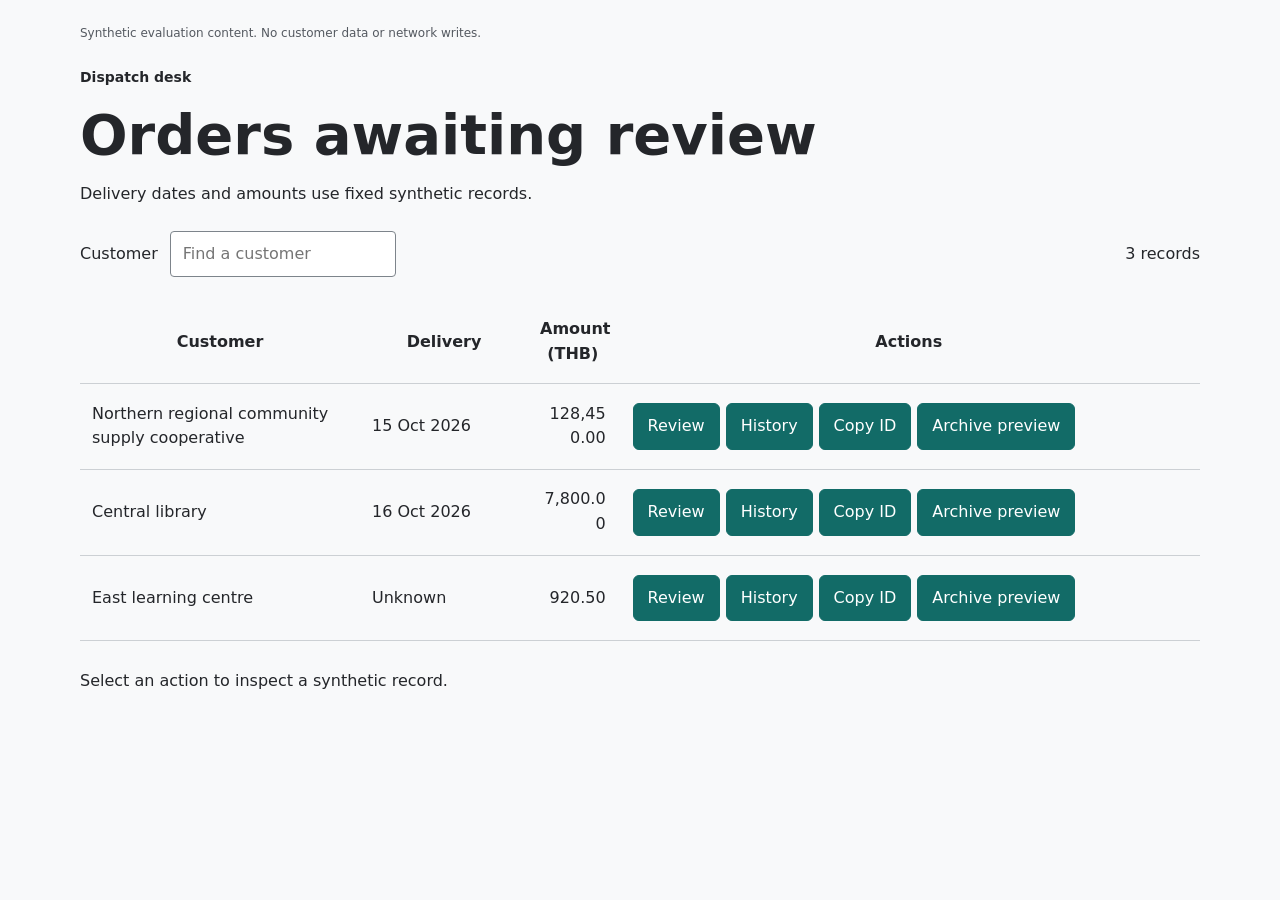
<file: skills/ui-ux-expert/evals/fixtures/index.html>
<!doctype html>
<html lang="en">
<head>
<meta charset="utf-8"><meta name="viewport" content="width=device-width, initial-scale=1">
<title>UI/UX evaluation fixtures</title>
<link rel="stylesheet" href="fixture.css">
<script src="fixture.js" defer></script>
</head>
<body>
<p class="provenance">Synthetic evaluation content. No customer data or network writes.</p>
<main>
<section id="dashboard" hidden>
  <header><p class="eyebrow">Dispatch desk</p><h1>Orders awaiting review</h1><p>Delivery dates and amounts use fixed synthetic records.</p></header>
  <div class="toolbar"><label>Customer <input id="filter" type="search" placeholder="Find a customer"></label><span id="count" role="status">3 records</span></div>
  <div class="table-scroll" tabindex="0" aria-label="Orders table">
  <table><thead><tr><th>Customer</th><th>Delivery</th><th>Amount (THB)</th><th>Actions</th></tr></thead><tbody>
    <tr data-customer="Northern regional community supply cooperative"><td>Northern regional community supply cooperative</td><td>15 Oct 2026</td><td class="amount">128,450.00</td><td class="actions"><button data-action="Review">Review</button><button data-action="History">History</button><button data-action="Copy ID">Copy ID</button><button data-action="Archive preview">Archive preview</button></td></tr>
    <tr data-customer="Central library"><td>Central library</td><td>16 Oct 2026</td><td class="amount">7,800.00</td><td class="actions"><button data-action="Review">Review</button><button data-action="History">History</button><button data-action="Copy ID">Copy ID</button><button data-action="Archive preview">Archive preview</button></td></tr>
    <tr data-customer="East learning centre"><td>East learning centre</td><td>Unknown</td><td class="amount">920.50</td><td class="actions"><button data-action="Review">Review</button><button data-action="History">History</button><button data-action="Copy ID">Copy ID</button><button data-action="Archive preview">Archive preview</button></td></tr>
  </tbody></table></div>
  <p id="detail" role="status">Select an action to inspect a synthetic record.</p>
</section>
<section id="mobile-form" hidden>
  <header><p class="eyebrow">Delivery preferences</p><h1>Contact and delivery</h1></header>
  <form novalidate>
    <label class="field"><span class="field-name">ชื่อผู้รับการติดต่อและผู้ประสานงานสำรอง / Contact person</span><input name="contact" autocomplete="name" value="กนกวรรณ Example"><span class="hint">Use the full name shown on the delivery instructions.</span></label>
    <label class="field"><span class="field-name">อีเมลสำหรับรับรายละเอียดการจัดส่ง / Delivery email</span><input name="email" type="email" autocomplete="email" value="not-an-email" aria-describedby="email-error"><span id="email-error" class="error" hidden>Enter a complete email address, for example contact@example.com. Your other details are retained.</span></label>
    <label class="field"><span class="field-name">Preferred delivery date / วันที่สะดวกรับสินค้า</span><input name="date" type="date" value="2026-10-15"></label>
    <label class="field"><span class="field-name">Delivery instructions / รายละเอียดเพิ่มเติม</span><textarea name="notes" rows="3">Please call the contact person before arriving at the north entrance.</textarea></label>
    <button type="submit">Save preferences</button><p id="form-status" role="status"></p>
  </form>
</section>
<section id="editorial" hidden>
  <header><p class="eyebrow">Field Notes / Issue 08</p><h1>A slower route through the city: reading the waterfront one crossing at a time</h1><p class="deck">How a connected walking route can reveal details that disappear on a fast commute.</p><p class="byline">Synthetic editorial study · 12 October 2026</p></header>
  <figure><canvas width="1000" height="360" role="img" aria-label="Synthetic route diagram: three crossings connect a footpath beside the river."></canvas><figcaption>Synthetic route diagram, not a real map. Three crossings connect the footpath.</figcaption></figure>
  <article>
    <p>Begin at the first crossing, where the path meets a small public square. From here the river remains visible between the trees, but the route is not a single uninterrupted line. Entrances, crossings and changes in level shape the way a walker reads the place.</p>
    <p>A useful walking route makes its next connection easy to find without reducing every decision to a sign. The position of a crossing, a clear view ahead and space to stop can all contribute. These observations describe this fictional study, not measured outcomes from a real city.</p>
    <h2>Continuity matters</h2>
    <p>The middle crossing connects the path to a library entrance. Someone pausing to read the map should not block the route for others. The diagram keeps the crossings visible together so their relationship can be understood before the reader examines each one.</p>
    <p>At the final crossing, the route turns toward a garden. The article ends here without making a claim about travel times or visitor satisfaction. A future field study would need observations from the actual place and from the people who use it.</p>
  </article>
</section>
</main>
</body></html>
</file>
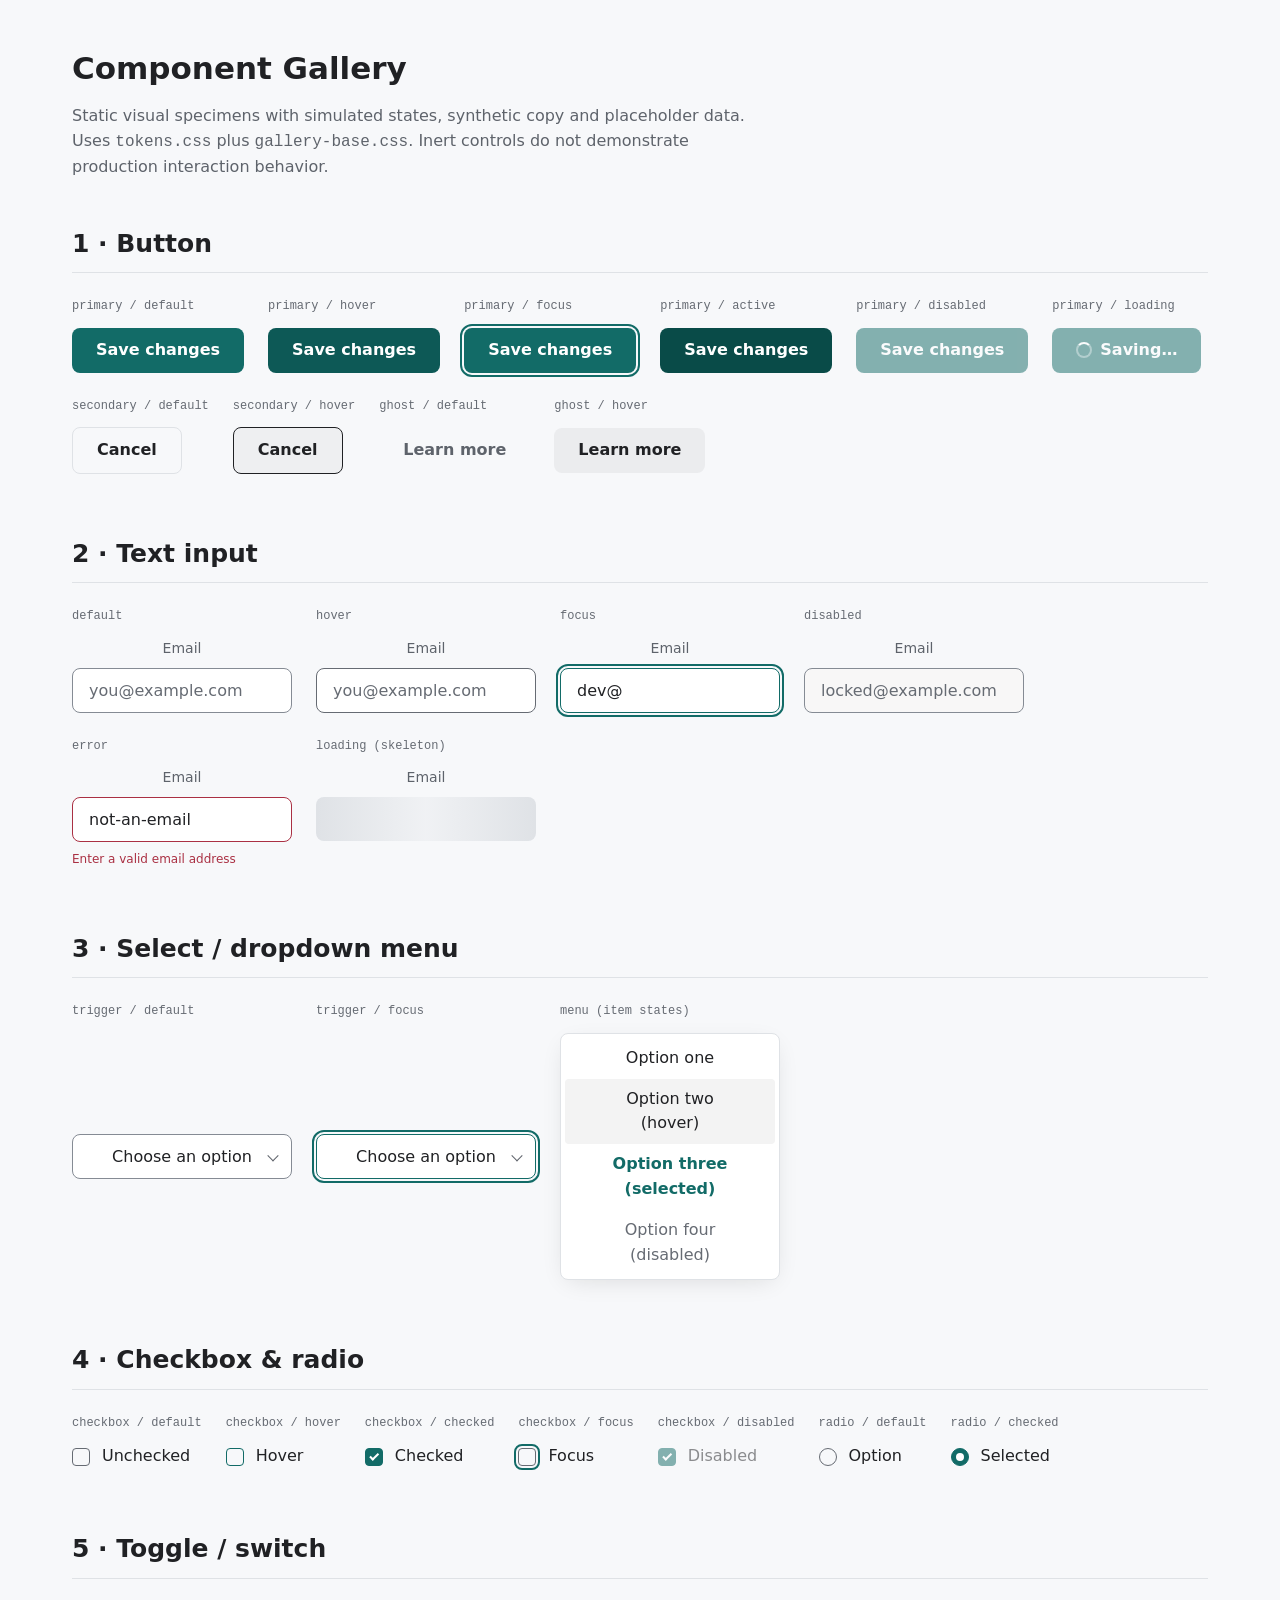
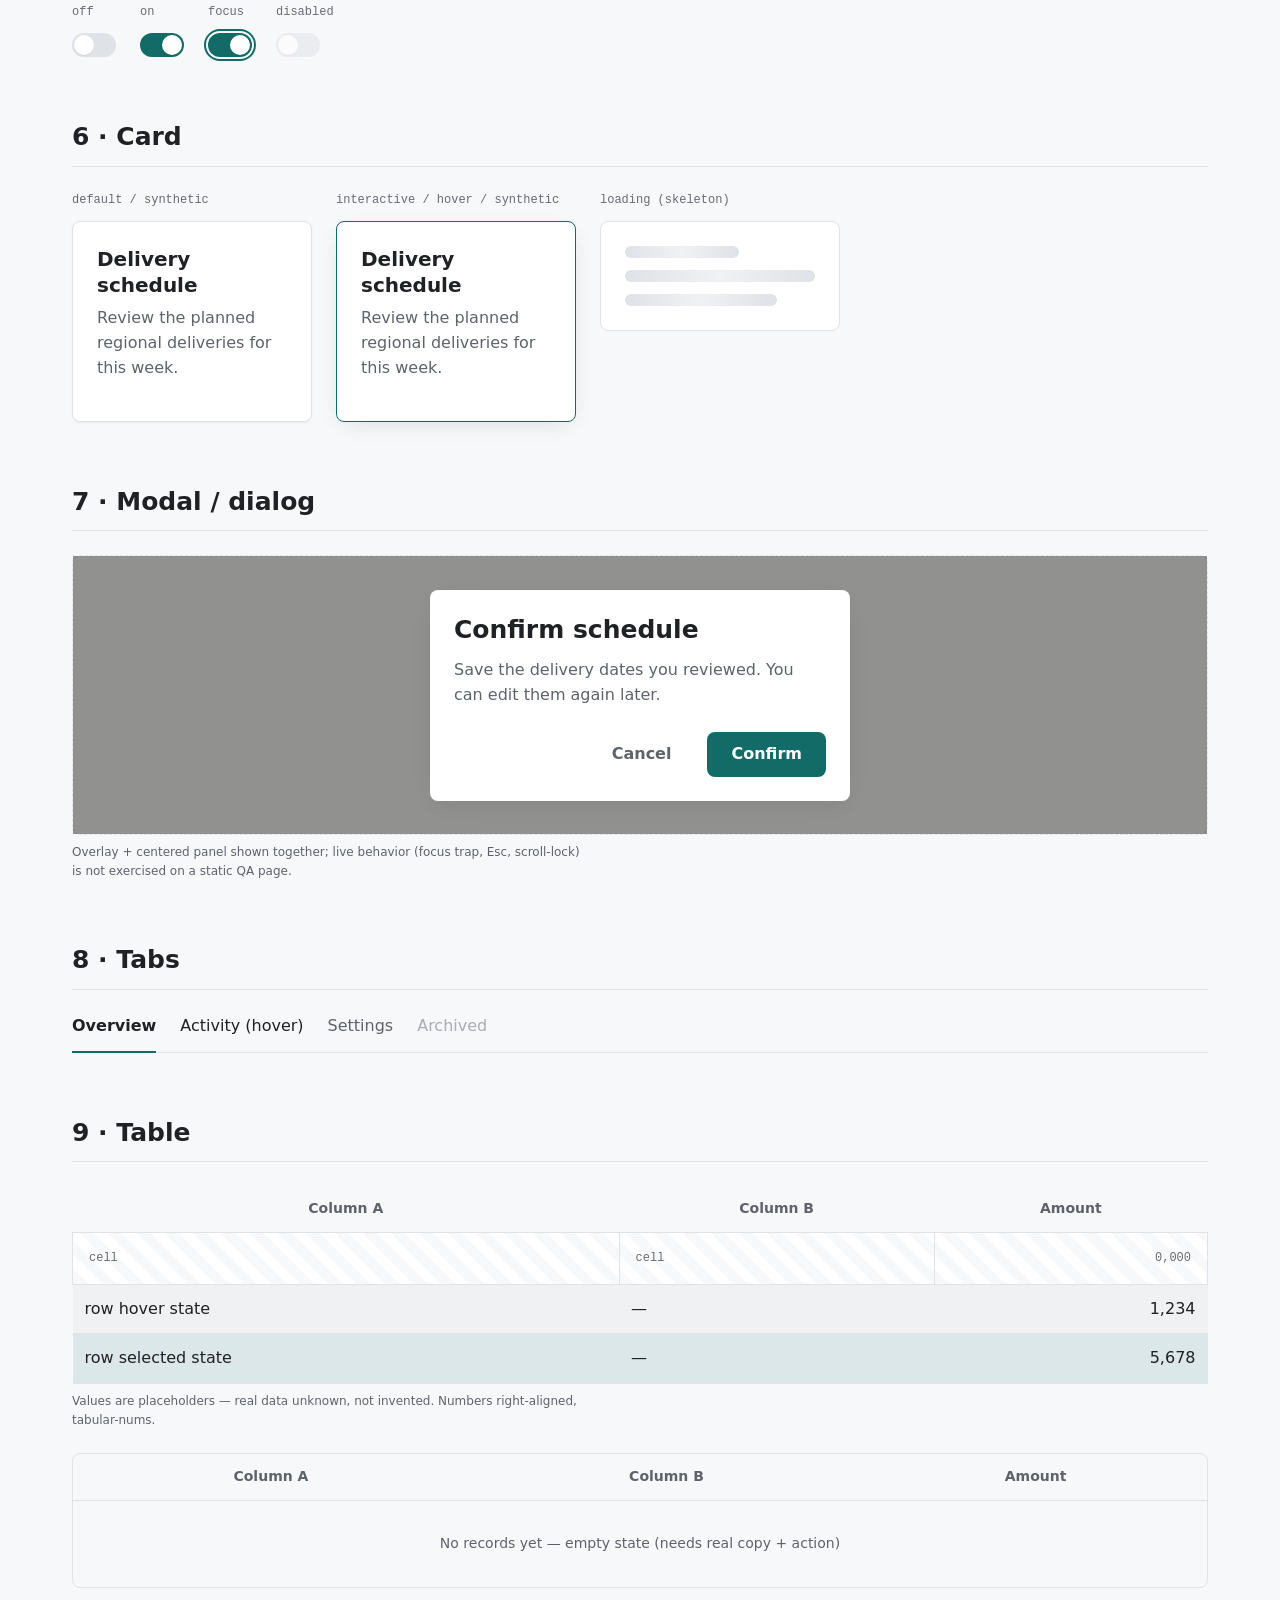
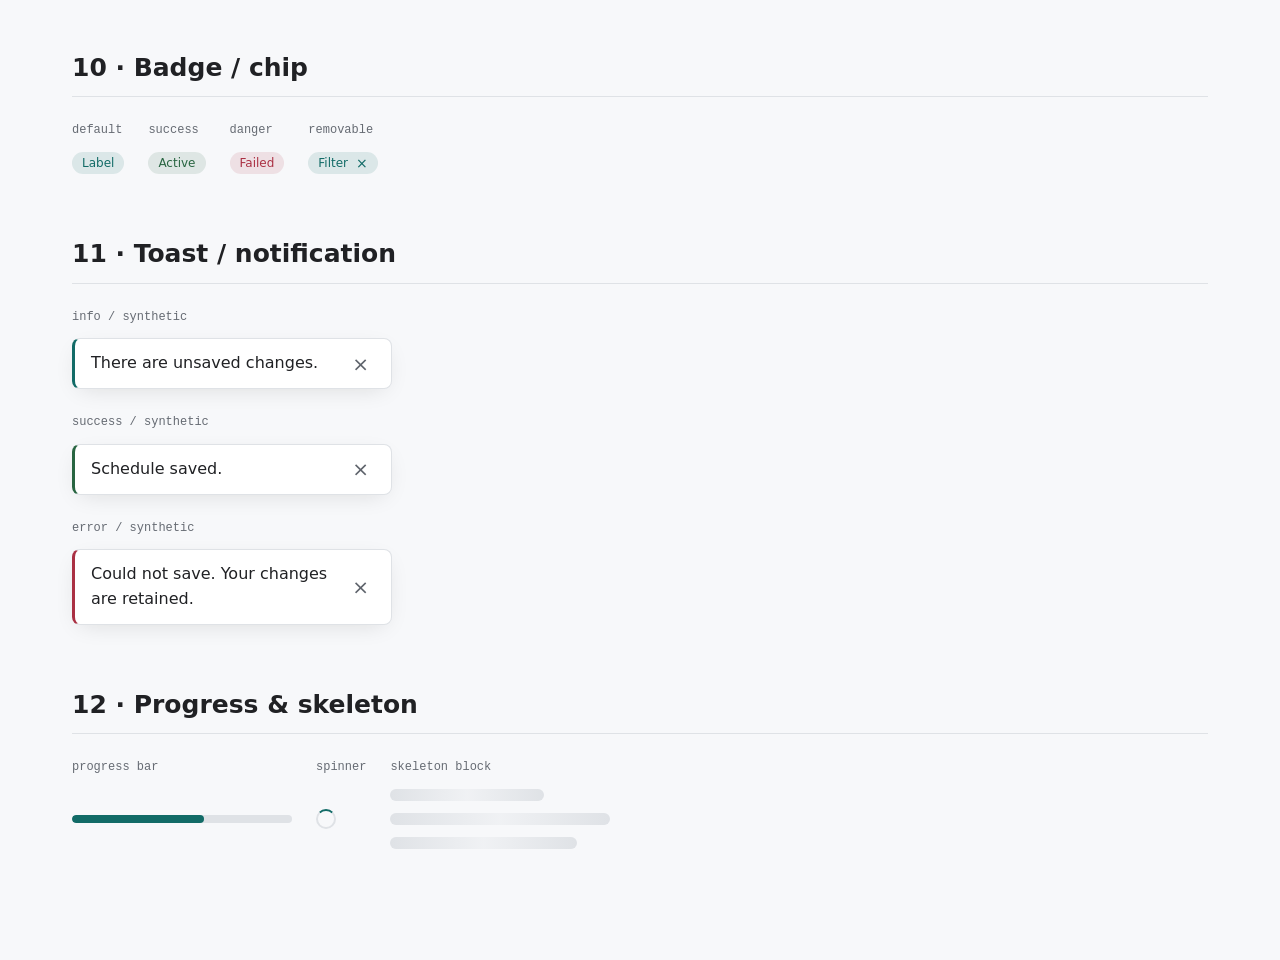
<file: skills/ui-ux-expert/assets/component-gallery.html>
<!DOCTYPE html>
<html lang="en">
<head>
<meta charset="UTF-8">
<meta name="viewport" content="width=device-width, initial-scale=1.0">
<title>Component Gallery — QA</title>
<link rel="stylesheet" href="../tokens.css">
<link rel="stylesheet" href="gallery-base.css">
<style>
/* ---- Gallery chrome (QA page only; not production) ---- */
body{padding:var(--s7) var(--s6);max-width:1200px;margin-inline:auto}
.page-title{font-size:var(--t-2xl);margin-bottom:var(--s2)}
.page-sub{color:var(--muted);margin-bottom:var(--s7)}
section{margin-bottom:var(--s8)}
h2{font-size:var(--t-xl);padding-bottom:var(--s3);border-bottom:1px solid var(--border);margin-bottom:var(--s5)}
.specimens{display:flex;flex-wrap:wrap;gap:var(--s5)}
.specimen{display:flex;flex-direction:column;gap:var(--s3);min-width:0;max-width:100%}
.specimen__label{font-size:var(--t-xs);color:var(--faint);font-family:monospace;text-transform:lowercase}
.specimen__stage{flex:1;display:flex;align-items:center;gap:var(--s3);flex-wrap:wrap}
.ph{border:1px solid var(--border);border-radius:var(--radius);background:repeating-linear-gradient(45deg,var(--bg),var(--bg) 10px,var(--surface) 10px,var(--surface) 20px);display:grid;place-items:center;font-family:monospace;color:var(--faint);font-size:var(--t-xs);text-align:center;padding:var(--s4)}
.note{font-size:var(--t-xs);color:var(--muted);margin-top:var(--s2)}

/* ---- Buttons (components.md §1) ---- */
.btn{padding:var(--s3) var(--s5);border-radius:var(--radius);font-family:inherit;font-size:var(--t-base);font-weight:600;line-height:1.3;min-height:44px;max-width:100%;display:inline-flex;align-items:center;justify-content:center;gap:var(--s2);cursor:pointer;border:0;transition:background var(--dur-fast) var(--ease-out),border-color var(--dur-fast) var(--ease-out)}
.btn--primary{background:var(--accent);color:var(--accent-ink)}
.btn--primary:hover,.btn--primary.sim-hover{background:color-mix(in oklch,var(--accent) 88%,black)}
.btn--primary:active,.btn--primary.sim-active{background:color-mix(in oklch,var(--accent) 78%,black)}
.btn--secondary{background:transparent;color:var(--ink);border:1px solid var(--border)}
.btn--secondary:hover,.btn--secondary.sim-hover{border-color:var(--ink);background:color-mix(in oklch,var(--ink) 4%,transparent)}
.btn--secondary:active,.btn--secondary.sim-active{background:color-mix(in oklch,var(--ink) 8%,transparent)}
.btn--ghost{background:transparent;color:var(--muted)}
.btn--ghost:hover,.btn--ghost.sim-hover{color:var(--ink);background:color-mix(in oklch,var(--ink) 5%,transparent)}
.btn--ghost:active,.btn--ghost.sim-active{background:color-mix(in oklch,var(--ink) 9%,transparent)}
.btn:disabled,.btn.is-disabled{opacity:.5;cursor:not-allowed}
.sim-focus{outline:2px solid var(--accent);outline-offset:2px}

/* spinner (components.md §12) */
.spinner{width:16px;height:16px;border-radius:50%;border:2px solid color-mix(in oklch,var(--accent-ink) 40%,transparent);border-top-color:var(--accent-ink);animation:spin .7s linear infinite}
@keyframes spin{to{transform:rotate(360deg)}}

/* ---- Fields (§2) ---- */
.field{display:flex;flex-direction:column;gap:var(--s2)}
.field__label{font-size:var(--t-sm);color:var(--muted);text-align:center;overflow-wrap:anywhere}
.input{padding:var(--s3) var(--s4);border:1px solid var(--control-border);border-radius:var(--radius);background:var(--surface);color:var(--ink);font-size:var(--t-base);width:100%;min-width:0}
.input::placeholder{color:var(--faint)}
.input:hover,.input.sim-hover{border-color:var(--faint)}
.input:focus,.input.sim-focus{border-color:var(--accent);outline:2px solid var(--accent);outline-offset:2px}
.input:disabled,.input.is-disabled{background:color-mix(in oklch,var(--ink) 3%,var(--surface));color:var(--faint);cursor:not-allowed}
.input.is-error{border-color:var(--danger)}
.field__error{font-size:var(--t-xs);color:var(--danger)}

/* ---- Select menu (§3) ---- */
.select-trigger{position:relative;display:flex;align-items:center;justify-content:center;padding-inline:32px;text-align:center;gap:var(--s3)}
.select-trigger::after{content:"";position:absolute;right:14px;top:50%;width:8px;height:8px;border-right:1.5px solid var(--muted);border-bottom:1.5px solid var(--muted);transform:translateY(-65%) rotate(45deg)}
.menu{background:var(--surface);border:1px solid var(--border);border-radius:var(--radius);box-shadow:var(--shadow-md);padding:var(--s1);max-height:320px;overflow:auto;width:220px}
.menu__item{padding:var(--s2) 32px;border-radius:calc(var(--radius) - 4px);color:var(--ink);font-size:var(--t-base);text-align:center;cursor:pointer}
.menu__item.is-hover{background:color-mix(in oklch,var(--ink) 5%,transparent)}
.menu__item.is-selected{color:var(--accent);font-weight:600}
.menu__item.is-disabled{color:var(--faint);cursor:not-allowed}

/* ---- Checkbox / radio (§4) ---- */
.choice{display:inline-flex;align-items:center;gap:var(--s3);cursor:pointer;font-size:var(--t-base)}
.box{width:18px;height:18px;border:1.5px solid var(--faint);border-radius:4px;display:grid;place-items:center;flex:none}
.box--radio{border-radius:50%}
.box.is-hover{border-color:var(--accent)}
.box.is-checked{background:var(--accent);border-color:var(--accent)}
.box.is-checked::after{content:"";width:5px;height:9px;border:solid var(--accent-ink);border-width:0 2px 2px 0;transform:rotate(45deg) translateY(-1px)}
.box--radio.is-checked::after{width:8px;height:8px;border:0;border-radius:50%;background:var(--accent-ink);transform:none}
.choice.is-disabled{opacity:.5;cursor:not-allowed}

/* ---- Toggle (§5) ---- */
.toggle{width:44px;height:24px;border-radius:var(--radius-pill);background:var(--border);padding:2px;display:inline-flex;cursor:pointer;transition:background var(--dur-fast) var(--ease-out)}
.toggle__knob{width:20px;height:20px;border-radius:50%;background:var(--surface);box-shadow:var(--shadow-sm);transition:transform var(--dur-fast) var(--ease-out)}
.toggle.is-on{background:var(--accent)}
.toggle.is-on .toggle__knob{transform:translateX(20px)}
.toggle.is-disabled{opacity:.5;cursor:not-allowed}

/* ---- Card (§6) ---- */
.card{background:var(--surface);border:1px solid var(--border);border-radius:var(--radius);padding:var(--s5);width:240px;max-width:100%;overflow-wrap:anywhere}
.card--sh{box-shadow:var(--shadow-sm)}
.card--interactive{transition:border-color var(--dur) var(--ease-out),box-shadow var(--dur) var(--ease-out)}
.card--interactive.sim-hover{border-color:var(--accent);box-shadow:var(--shadow-md)}
.card h3{font-size:var(--t-lg)}
.card p{color:var(--muted);margin-top:var(--s2);font-size:var(--t-base)}

/* ---- Modal (§7) ---- */
.modal-frame{position:relative;display:grid;place-items:center;min-height:280px;padding:var(--s5);border:1px dashed var(--border);border-radius:var(--radius)}
.modal-overlay{position:absolute;inset:0;background:rgba(20,18,15,.45)}
.modal{position:relative;background:var(--surface);border-radius:var(--radius-lg);box-shadow:var(--shadow-md);padding:var(--s5);width:100%;max-width:420px;min-width:0;overflow-wrap:anywhere}
.modal h3{font-size:var(--t-xl)}
.modal p{color:var(--muted);margin:var(--s3) 0 var(--s5)}
.modal__actions{display:flex;flex-wrap:wrap;justify-content:flex-end;gap:var(--s3)}

/* ---- Tabs (§8) ---- */
.tabs{display:flex;flex-wrap:wrap;gap:var(--s5);border-bottom:1px solid var(--border)}
.tab{padding-bottom:var(--s3);color:var(--muted);cursor:pointer;border-bottom:2px solid transparent;margin-bottom:-1px;font-size:var(--t-base)}
.tab.is-hover{color:var(--ink)}
.tab.is-active{color:var(--ink);font-weight:600;border-bottom-color:var(--accent)}
.tab.is-disabled{opacity:.5;cursor:not-allowed}

/* ---- Table (§9) ---- */
table{width:100%;border-collapse:collapse}
th{font-size:var(--t-sm);color:var(--muted);text-align:center;padding:var(--s3);font-weight:600;border-bottom:1px solid var(--border)}
td{padding:var(--s3);border-bottom:1px solid var(--border);font-size:var(--t-base)}
td.num{text-align:right;font-variant-numeric:tabular-nums}
td.ph{display:table-cell;text-align:start}
td.num.ph{text-align:right}
th,td{overflow-wrap:anywhere}
tr.is-hover td{background:color-mix(in oklch,var(--ink) 3%,transparent)}
tr.is-selected td{background:var(--accent-soft)}
.table-empty{padding:var(--s6);text-align:center;color:var(--muted);font-size:var(--t-sm)}

/* ---- Badge / chip (§10) ---- */
.chip{display:inline-flex;align-items:center;gap:var(--s2);font-size:var(--t-xs);padding:2px 10px;border-radius:var(--radius-pill);background:var(--accent-soft);color:var(--accent)}
.chip--success{background:color-mix(in oklch,var(--success) 12%,transparent);color:var(--success)}
.chip--danger{background:color-mix(in oklch,var(--danger) 12%,transparent);color:var(--danger)}
.chip__x{border:0;background:none;color:inherit;cursor:pointer;font-size:var(--t-sm);line-height:1;padding:0}

/* ---- Toast (§11) ---- */
.toast{display:flex;align-items:center;gap:var(--s3);background:var(--surface);border:1px solid var(--border);border-left:3px solid var(--accent);border-radius:var(--radius);box-shadow:var(--shadow-md);padding:var(--s3) var(--s4);width:320px;max-width:100%;font-size:var(--t-base)}
.toast>span{flex:1;min-width:0;overflow-wrap:anywhere}
.toast--success{border-left-color:var(--success)}
.toast--danger{border-left-color:var(--danger)}
.toast__close{margin-left:auto;border:0;background:none;color:var(--muted);cursor:pointer;font-size:var(--t-lg);line-height:1;flex:none;min-width:24px;min-height:24px}

/* ---- Progress / skeleton (§12) ---- */
.bar{height:8px;border-radius:var(--radius-pill);background:var(--border);overflow:hidden;width:220px}
.bar__fill{height:100%;background:var(--accent);border-radius:var(--radius-pill)}
.skel{background:var(--border);border-radius:var(--radius);position:relative;overflow:hidden}
.skel::after{content:"";position:absolute;inset:0;background:linear-gradient(90deg,transparent,color-mix(in oklch,var(--bg) 70%,transparent),transparent);animation:shimmer 1.4s infinite}
@keyframes shimmer{100%{transform:translateX(100%)}}
.skel-line{height:12px;margin-bottom:var(--s3)}
.spinner--std{width:20px;height:20px;border:2px solid var(--border);border-top-color:var(--accent)}
@media (prefers-reduced-motion: reduce){.skel::after,.spinner{animation:none}}
@media (max-width:480px){body{padding:var(--s5) var(--s4)}.modal-frame{padding:var(--s3)}.modal{padding:var(--s4)}th,td{padding:var(--s2)}}
</style>
</head>
<body>
<h1 class="page-title">Component Gallery</h1>
<p class="page-sub">Static visual specimens with simulated states, synthetic copy and placeholder data.<br>Uses <code>tokens.css</code> plus <code>gallery-base.css</code>. Inert controls do not demonstrate production interaction behavior.</p>

<!-- 1. Button -->
<section>
  <h2>1 · Button</h2>
  <div class="specimens">
    <div class="specimen"><span class="specimen__label">primary / default</span><div class="specimen__stage"><button class="btn btn--primary">Save changes</button></div></div>
    <div class="specimen"><span class="specimen__label">primary / hover</span><div class="specimen__stage"><button class="btn btn--primary sim-hover">Save changes</button></div></div>
    <div class="specimen"><span class="specimen__label">primary / focus</span><div class="specimen__stage"><button class="btn btn--primary sim-focus">Save changes</button></div></div>
    <div class="specimen"><span class="specimen__label">primary / active</span><div class="specimen__stage"><button class="btn btn--primary sim-active">Save changes</button></div></div>
    <div class="specimen"><span class="specimen__label">primary / disabled</span><div class="specimen__stage"><button class="btn btn--primary is-disabled" disabled>Save changes</button></div></div>
    <div class="specimen"><span class="specimen__label">primary / loading</span><div class="specimen__stage"><button class="btn btn--primary is-disabled" disabled aria-busy="true"><span class="spinner"></span>Saving…</button></div></div>
    <div class="specimen"><span class="specimen__label">secondary / default</span><div class="specimen__stage"><button class="btn btn--secondary">Cancel</button></div></div>
    <div class="specimen"><span class="specimen__label">secondary / hover</span><div class="specimen__stage"><button class="btn btn--secondary sim-hover">Cancel</button></div></div>
    <div class="specimen"><span class="specimen__label">ghost / default</span><div class="specimen__stage"><button class="btn btn--ghost">Learn more</button></div></div>
    <div class="specimen"><span class="specimen__label">ghost / hover</span><div class="specimen__stage"><button class="btn btn--ghost sim-hover">Learn more</button></div></div>
  </div>
</section>

<!-- 2. Text input -->
<section>
  <h2>2 · Text input</h2>
  <div class="specimens">
    <div class="specimen" style="width:220px"><span class="specimen__label">default</span><label class="field"><span class="field__label">Email</span><input class="input" type="email" placeholder="you@example.com"></label></div>
    <div class="specimen" style="width:220px"><span class="specimen__label">hover</span><label class="field"><span class="field__label">Email</span><input class="input sim-hover" type="email" placeholder="you@example.com"></label></div>
    <div class="specimen" style="width:220px"><span class="specimen__label">focus</span><label class="field"><span class="field__label">Email</span><input class="input sim-focus" type="email" value="dev@"></label></div>
    <div class="specimen" style="width:220px"><span class="specimen__label">disabled</span><label class="field"><span class="field__label">Email</span><input class="input is-disabled" disabled value="locked@example.com"></label></div>
    <div class="specimen" style="width:220px"><span class="specimen__label">error</span><label class="field"><span class="field__label">Email</span><input class="input is-error" aria-invalid="true" value="not-an-email"><span class="field__error">Enter a valid email address</span></label></div>
    <div class="specimen" style="width:220px"><span class="specimen__label">loading (skeleton)</span><label class="field"><span class="field__label">Email</span><div class="skel skel-line" style="height:44px;margin:0"></div></label></div>
  </div>
</section>

<!-- 3. Select / dropdown -->
<section>
  <h2>3 · Select / dropdown menu</h2>
  <div class="specimens">
    <div class="specimen" style="width:220px"><span class="specimen__label">trigger / default</span><div class="specimen__stage"><button class="input select-trigger"><span>Choose an option</span></button></div></div>
    <div class="specimen" style="width:220px"><span class="specimen__label">trigger / focus</span><div class="specimen__stage"><button class="input select-trigger sim-focus"><span>Choose an option</span></button></div></div>
    <div class="specimen" style="width:240px"><span class="specimen__label">menu (item states)</span><div class="menu">
      <div class="menu__item">Option one</div>
      <div class="menu__item is-hover">Option two (hover)</div>
      <div class="menu__item is-selected">Option three (selected)</div>
      <div class="menu__item is-disabled">Option four (disabled)</div>
    </div></div>
  </div>
</section>

<!-- 4. Checkbox & radio -->
<section>
  <h2>4 · Checkbox &amp; radio</h2>
  <div class="specimens">
    <div class="specimen"><span class="specimen__label">checkbox / default</span><div class="specimen__stage"><label class="choice"><span class="box"></span>Unchecked</label></div></div>
    <div class="specimen"><span class="specimen__label">checkbox / hover</span><div class="specimen__stage"><label class="choice"><span class="box is-hover"></span>Hover</label></div></div>
    <div class="specimen"><span class="specimen__label">checkbox / checked</span><div class="specimen__stage"><label class="choice"><span class="box is-checked"></span>Checked</label></div></div>
    <div class="specimen"><span class="specimen__label">checkbox / focus</span><div class="specimen__stage"><label class="choice"><span class="box sim-focus"></span>Focus</label></div></div>
    <div class="specimen"><span class="specimen__label">checkbox / disabled</span><div class="specimen__stage"><label class="choice is-disabled"><span class="box is-checked"></span>Disabled</label></div></div>
    <div class="specimen"><span class="specimen__label">radio / default</span><div class="specimen__stage"><label class="choice"><span class="box box--radio"></span>Option</label></div></div>
    <div class="specimen"><span class="specimen__label">radio / checked</span><div class="specimen__stage"><label class="choice"><span class="box box--radio is-checked"></span>Selected</label></div></div>
  </div>
</section>

<!-- 5. Toggle -->
<section>
  <h2>5 · Toggle / switch</h2>
  <div class="specimens">
    <div class="specimen"><span class="specimen__label">off</span><div class="specimen__stage"><span class="toggle"><span class="toggle__knob"></span></span></div></div>
    <div class="specimen"><span class="specimen__label">on</span><div class="specimen__stage"><span class="toggle is-on"><span class="toggle__knob"></span></span></div></div>
    <div class="specimen"><span class="specimen__label">focus</span><div class="specimen__stage"><span class="toggle is-on sim-focus"><span class="toggle__knob"></span></span></div></div>
    <div class="specimen"><span class="specimen__label">disabled</span><div class="specimen__stage"><span class="toggle is-disabled"><span class="toggle__knob"></span></span></div></div>
  </div>
</section>

<!-- 6. Card -->
<section>
  <h2>6 · Card</h2>
  <div class="specimens">
    <div class="specimen"><span class="specimen__label">default / synthetic</span><div class="card card--sh"><h3>Delivery schedule</h3><p>Review the planned regional deliveries for this week.</p></div></div>
    <div class="specimen"><span class="specimen__label">interactive / hover / synthetic</span><div class="card card--interactive sim-hover"><h3>Delivery schedule</h3><p>Review the planned regional deliveries for this week.</p></div></div>
    <div class="specimen"><span class="specimen__label">loading (skeleton)</span><div class="card"><div class="skel skel-line" style="width:60%"></div><div class="skel skel-line"></div><div class="skel skel-line" style="width:80%;margin:0"></div></div></div>
  </div>
</section>

<!-- 7. Modal -->
<section>
  <h2>7 · Modal / dialog</h2>
  <div class="modal-frame">
    <div class="modal-overlay"></div>
    <div class="modal">
      <h3>Confirm schedule</h3>
      <p>Save the delivery dates you reviewed. You can edit them again later.</p>
      <div class="modal__actions"><button class="btn btn--ghost">Cancel</button><button class="btn btn--primary">Confirm</button></div>
    </div>
  </div>
  <p class="note">Overlay + centered panel shown together; live behavior (focus trap, Esc, scroll-lock) is not exercised on a static QA page.</p>
</section>

<!-- 8. Tabs -->
<section>
  <h2>8 · Tabs</h2>
  <div class="tabs">
    <div class="tab is-active">Overview</div>
    <div class="tab is-hover">Activity (hover)</div>
    <div class="tab">Settings</div>
    <div class="tab is-disabled">Archived</div>
  </div>
</section>

<!-- 9. Table -->
<section>
  <h2>9 · Table</h2>
  <table>
    <thead><tr><th>Column A</th><th>Column B</th><th class="num">Amount</th></tr></thead>
    <tbody>
      <tr><td class="ph" style="border-radius:0">cell</td><td class="ph" style="border-radius:0">cell</td><td class="num ph" style="border-radius:0">0,000</td></tr>
      <tr class="is-hover"><td>row hover state</td><td>—</td><td class="num">1,234</td></tr>
      <tr class="is-selected"><td>row selected state</td><td>—</td><td class="num">5,678</td></tr>
    </tbody>
  </table>
  <p class="note">Values are placeholders — real data unknown, not invented. Numbers right-aligned, tabular-nums.</p>
  <div style="margin-top:var(--s5);border:1px solid var(--border);border-radius:var(--radius)">
    <table><thead><tr><th>Column A</th><th>Column B</th><th class="num">Amount</th></tr></thead></table>
    <div class="table-empty">No records yet — empty state (needs real copy + action)</div>
  </div>
</section>

<!-- 10. Badge / chip -->
<section>
  <h2>10 · Badge / chip</h2>
  <div class="specimens">
    <div class="specimen"><span class="specimen__label">default</span><div class="specimen__stage"><span class="chip">Label</span></div></div>
    <div class="specimen"><span class="specimen__label">success</span><div class="specimen__stage"><span class="chip chip--success">Active</span></div></div>
    <div class="specimen"><span class="specimen__label">danger</span><div class="specimen__stage"><span class="chip chip--danger">Failed</span></div></div>
    <div class="specimen"><span class="specimen__label">removable</span><div class="specimen__stage"><span class="chip">Filter<button class="chip__x" aria-label="Remove">×</button></span></div></div>
  </div>
</section>

<!-- 11. Toast -->
<section>
  <h2>11 · Toast / notification</h2>
  <div class="specimens" style="flex-direction:column">
    <div class="specimen"><span class="specimen__label">info / synthetic</span><div class="toast"><span>There are unsaved changes.</span><button class="toast__close" aria-label="Dismiss">×</button></div></div>
    <div class="specimen"><span class="specimen__label">success / synthetic</span><div class="toast toast--success"><span>Schedule saved.</span><button class="toast__close" aria-label="Dismiss">×</button></div></div>
    <div class="specimen"><span class="specimen__label">error / synthetic</span><div class="toast toast--danger"><span>Could not save. Your changes are retained.</span><button class="toast__close" aria-label="Dismiss">×</button></div></div>
  </div>
</section>

<!-- 12. Progress / skeleton -->
<section>
  <h2>12 · Progress &amp; skeleton</h2>
  <div class="specimens">
    <div class="specimen"><span class="specimen__label">progress bar</span><div class="specimen__stage"><div class="bar" role="progressbar" aria-valuenow="60" aria-valuemin="0" aria-valuemax="100"><div class="bar__fill" style="width:60%"></div></div></div></div>
    <div class="specimen"><span class="specimen__label">spinner</span><div class="specimen__stage"><span class="spinner spinner--std"></span></div></div>
    <div class="specimen" style="width:220px"><span class="specimen__label">skeleton block</span><div class="specimen__stage" style="display:block"><div class="skel skel-line" style="width:70%"></div><div class="skel skel-line"></div><div class="skel skel-line" style="width:85%;margin:0"></div></div></div>
  </div>
</section>

</body>
</html>
</file>
<file: skills/ui-ux-expert/evals/fixtures/fixture.css>
*{box-sizing:border-box}body{margin:0;padding:24px;background:#f8f9fa;color:#24262a;font:16px/1.55 system-ui,sans-serif;letter-spacing:0}main{max-width:1120px;margin:auto}h1{font-size:56px;line-height:1.1;margin:16px 0}h2{font-size:25px}p{margin:12px 0}.provenance{font-size:12px;color:#545960;max-width:1120px;margin:0 auto 24px}.eyebrow{font-size:14px;font-weight:600}button,input,textarea{font:inherit}button{padding:10px 14px;min-height:44px;border:1px solid #126b67;border-radius:6px;background:#126b67;color:#fff;cursor:pointer}button:focus-visible,input:focus-visible,textarea:focus-visible,.table-scroll:focus-visible{outline:3px solid #126b67;outline-offset:3px}.toolbar{display:flex;align-items:center;justify-content:space-between;gap:16px;margin:24px 0}.toolbar label{display:flex;align-items:center;gap:12px}input,textarea{padding:10px 12px;border:1px solid #7d848b;border-radius:4px;background:#fff;color:#24262a;max-width:100%;min-width:0}table{width:100%;border-collapse:collapse;table-layout:fixed}th{text-align:center}th,td{padding:16px 12px;border-bottom:1px solid #ccd0d4}td{overflow-wrap:anywhere}th:nth-child(1){width:25%}th:nth-child(2){width:15%}th:nth-child(3){width:8%}.actions button{margin:3px}.amount{text-align:right;font-variant-numeric:tabular-nums}#detail{padding-block:16px}form{max-width:520px;margin:24px auto}.field{display:flex;flex-direction:column;gap:8px;margin-bottom:24px;text-align:center}.field-name{display:block;height:24px}.field input,.field textarea{text-align:center;width:100%}.hint,.error{font-size:14px;line-height:1.5}.error{color:#a3293d;height:24px}#editorial{font-family:Georgia,serif;background:#fff;padding:24px;border-top:8px solid #b32337}#editorial .eyebrow{color:#b32337}#editorial .deck{font-size:23px}#editorial .byline{font:14px/1.5 system-ui,sans-serif}figure{margin:32px 0}canvas{display:block;width:100%;height:auto}figcaption{font:13px/1.5 system-ui,sans-serif;margin-top:8px}article{display:grid;grid-template-columns:repeat(3,1fr);gap:16px}article p,article h2{padding:24px;border:1px solid #b7bdc4;border-radius:8px;margin:0;font-size:16px}article h2{align-self:center}.table-scroll{max-width:100%}
</file>
<file: skills/ui-ux-expert/tokens.css>
/* ui-ux-expert · tokens.css
 * Optional role-based starting values, not a universal brand or CSS reset.
 * Use only when no project system or supplied direction exists. Adapt colors,
 * density, type and geometry together; verify actual rendered contrast.
 */
:root {
  /* Neutral canvas; text roles remain readable on these light surfaces. */
  --bg:        #f7f8fa;
  --surface:   #ffffff;
  --ink:       #202124;
  --muted:     #5e636b;
  --faint:     #666b73;
  --border:    #dfe2e6;
  --control-border: #858b94;

  /* Action accent, separate from semantic feedback. */
  --accent:    #126b67;
  --accent-ink:#ffffff;
  --accent-soft: color-mix(in oklch, var(--accent) 12%, transparent);

  /* Feedback — use sparingly, only when semantically needed */
  --success:   #286541;
  --danger:    #aa3043;

  /* Starting scale; extend named roles for evidenced project needs. */
  --s1:4px; --s2:8px; --s3:12px; --s4:16px; --s5:24px;
  --s6:32px; --s7:48px; --s8:64px; --s9:96px;

  /* Type scale (1.25 ratio) */
  --t-xs:12px; --t-sm:14px; --t-base:16px; --t-lg:20px;
  --t-xl:25px; --t-2xl:31px; --t-3xl:39px; --t-4xl:49px;

  /* Line heights */
  --lh-tight:1.1; --lh-snug:1.3; --lh-body:1.55;

  /* Radius & elevation — pick one philosophy and hold it */
  --radius:8px; --radius-lg:8px; --radius-pill:9999px;
  --shadow-sm:0 1px 2px rgba(20,18,15,.06);
  --shadow-md:0 6px 24px -8px rgba(20,18,15,.14);

  /* Motion */
  --ease-out:cubic-bezier(.2,.8,.2,1);
  --dur-fast:150ms; --dur:250ms;
}
</file>
<file: skills/ui-ux-expert/assets/gallery-base.css>
/* Optional base styles for this standalone specimen, not a production reset. */
*, *::before, *::after { box-sizing: border-box; }
body { margin: 0; background: var(--bg); color: var(--ink); font: var(--t-base)/var(--lh-body) system-ui, sans-serif; letter-spacing: 0; }
h1, h2, h3 { margin: 0; line-height: var(--lh-snug); text-wrap: balance; overflow-wrap: anywhere; }
p { text-wrap: pretty; max-width: 68ch; }
button, input { font-family: inherit; }
a { color: var(--accent); text-underline-offset: 2px; }
:focus-visible { outline: 2px solid var(--accent); outline-offset: 3px; }
img { max-width: 100%; display: block; }
</file>
